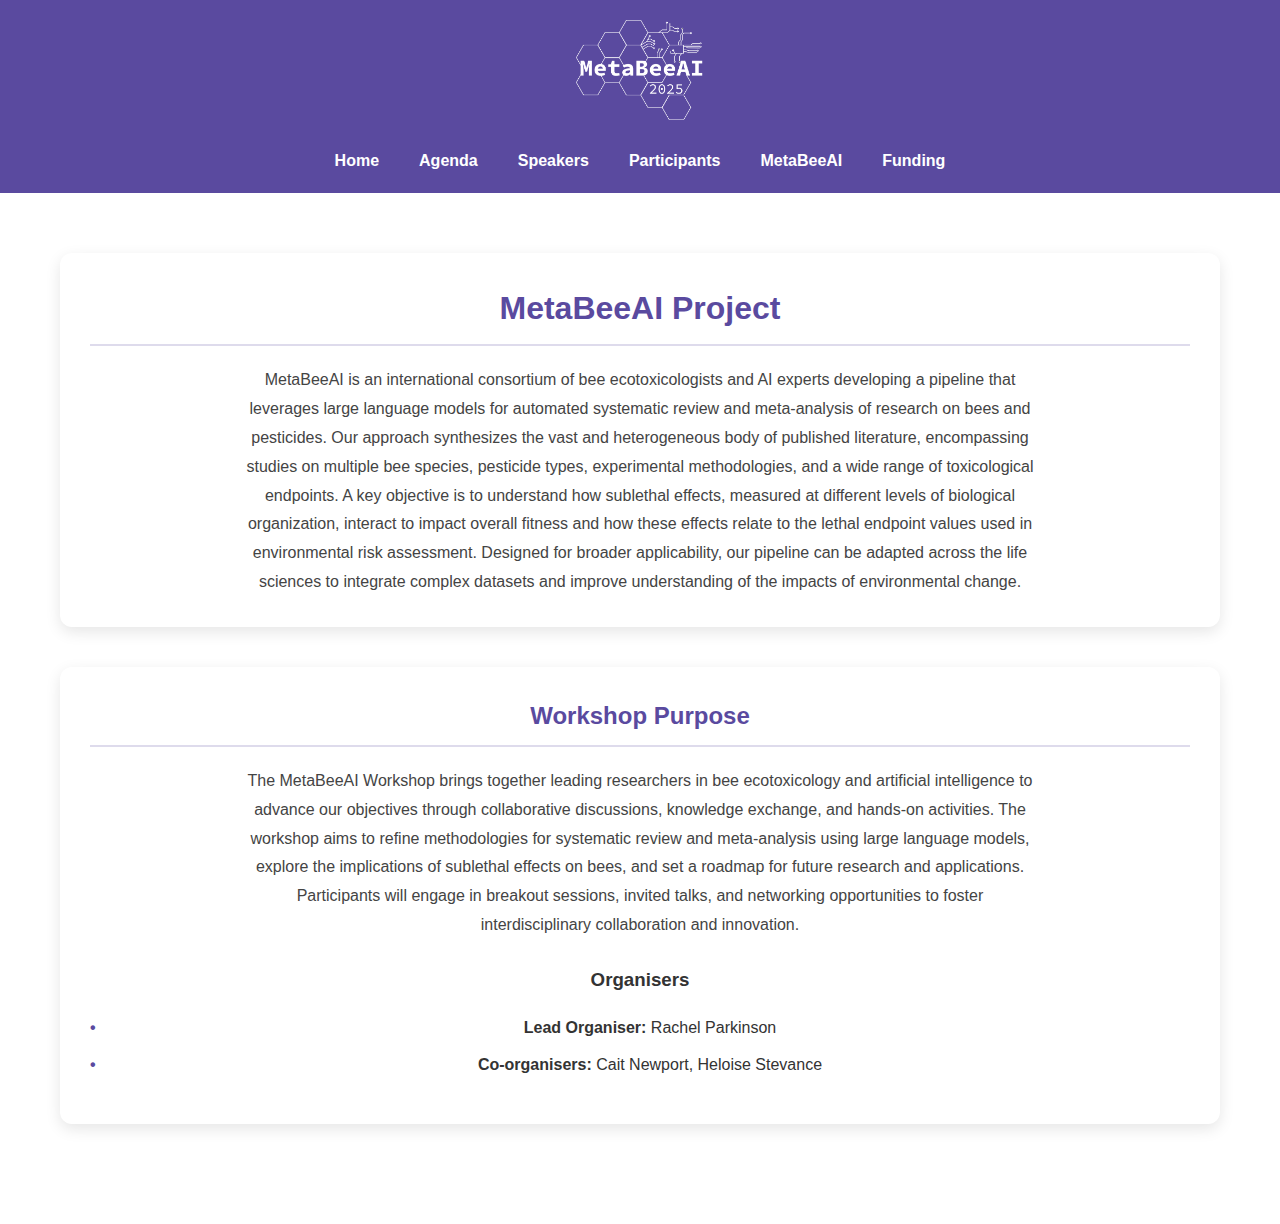
<file: index.html>
<!DOCTYPE html>
<html lang="en-GB">
<head>
    <meta charset="UTF-8">
    <meta name="viewport" content="width=device-width, initial-scale=1.0">
    <title>MetaBeeAI Workshop | Home</title>
    <link href="css/styles.css" rel="stylesheet">
    <style>
        .home-container {
            max-width: 1200px;
            margin: 0 auto;
            padding: 20px;
        }
        
        .content-section {
            background-color: #fff;
            border-radius: 12px;
            box-shadow: 0 5px 15px rgba(0,0,0,0.1);
            padding: 30px;
            margin-bottom: 40px;
        }
        
        .content-section h1, .content-section h2 {
            color: #5a4a9f;
            margin-top: 0;
            padding-bottom: 10px;
            border-bottom: 2px solid rgba(90, 74, 159, 0.2);
        }
        
        .content-section h3 {
            color: #333;
            margin-top: 25px;
        }
        
        .content-section p {
            line-height: 1.8;
            color: #444;
        }
        
        .organizers-list {
            list-style-type: none;
            padding: 0;
            margin-top: 20px;
        }
        
        .organizers-list li {
            margin-bottom: 12px;
            padding-left: 20px;
            position: relative;
        }
        
        .organizers-list li:before {
            content: "•";
            color: #5a4a9f;
            font-weight: bold;
            position: absolute;
            left: 0;
        }
        
        @media screen and (max-width: 768px) {
            .content-section {
                padding: 20px;
            }
        }
    </style>
</head>
<body>

<header>
    <img src="images/MetaBeeAI_logo.png" alt="MetaBeeAI Logo" class="logo">
    <nav>
        <div class="hamburger-menu">
            <span class="menu-text">MENU</span>
            <div class="bar-container">
                <div class="bar"></div>
                <div class="bar"></div>
                <div class="bar"></div>
            </div>
        </div>
        <ul class="nav-menu">
            <li><a href="index.html">Home</a></li>
            <li><a href="agenda.html">Agenda</a></li>
            <li><a href="speakers.html">Speakers</a></li>
            <li><a href="participants.html">Participants</a></li>
            <li><a href="metabeeai.html">MetaBeeAI</a></li>
            <li><a href="funding.html">Funding</a></li>
        </ul>
    </nav>
</header>

<main>
    <div class="home-container">
        <div class="content-section">
            <h1>MetaBeeAI Project</h1>
            <p>MetaBeeAI is an international consortium of bee ecotoxicologists and AI experts developing a pipeline that leverages large language models for automated systematic review and meta-analysis of research on bees and pesticides. Our approach synthesizes the vast and heterogeneous body of published literature, encompassing studies on multiple bee species, pesticide types, experimental methodologies, and a wide range of toxicological endpoints. A key objective is to understand how sublethal effects, measured at different levels of biological organization, interact to impact overall fitness and how these effects relate to the lethal endpoint values used in environmental risk assessment. Designed for broader applicability, our pipeline can be adapted across the life sciences to integrate complex datasets and improve understanding of the impacts of environmental change.</p>
        </div>

        <div class="content-section">
            <h2>Workshop Purpose</h2>
            <p>The MetaBeeAI Workshop brings together leading researchers in bee ecotoxicology and artificial intelligence to advance our objectives through collaborative discussions, knowledge exchange, and hands-on activities. The workshop aims to refine methodologies for systematic review and meta-analysis using large language models, explore the implications of sublethal effects on bees, and set a roadmap for future research and applications. Participants will engage in breakout sessions, invited talks, and networking opportunities to foster interdisciplinary collaboration and innovation.</p>

            <h3>Organisers</h3>
            <ul class="organizers-list">
                <li><strong>Lead Organiser:</strong> Rachel Parkinson</li>
                <li><strong>Co-organisers:</strong> Cait Newport, Heloise Stevance</li>
            </ul>
        </div>
    </div>
</main>

<script src="js/script.js"></script>
</body>
</html>
</file>
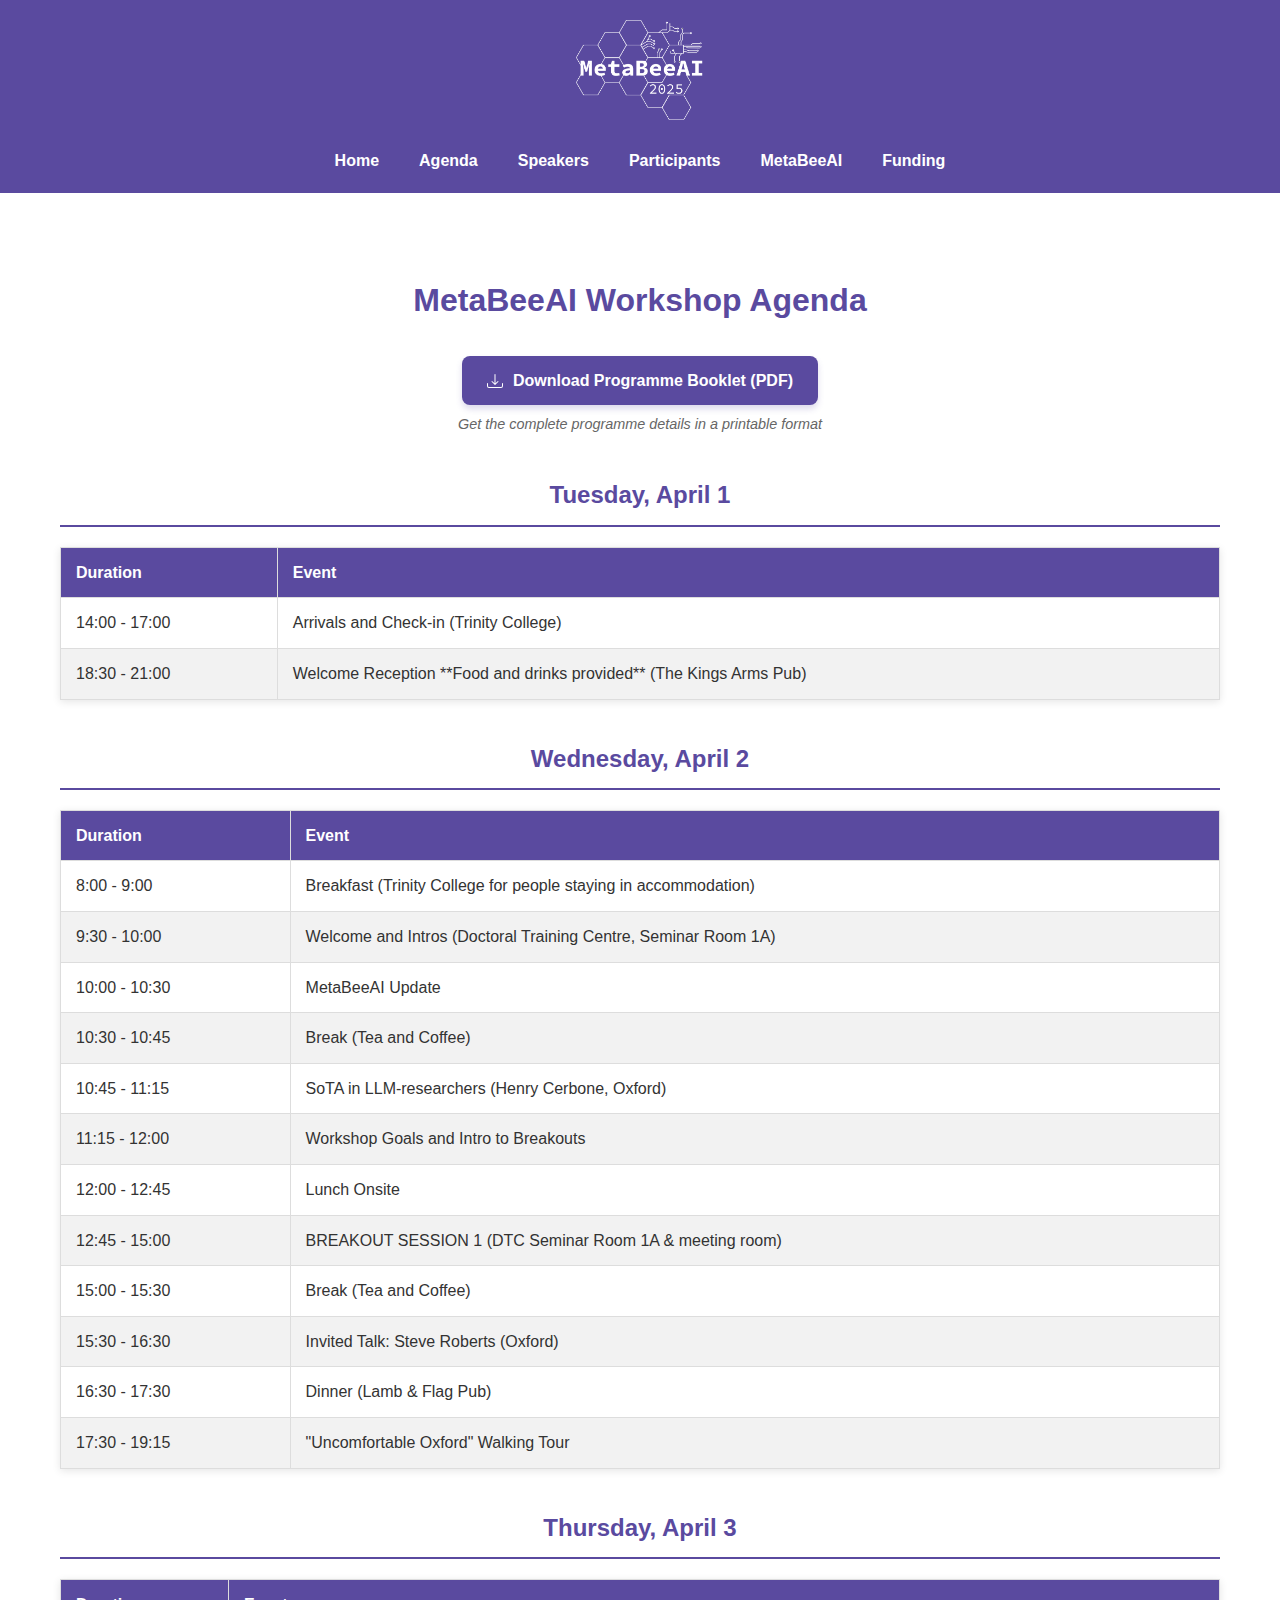
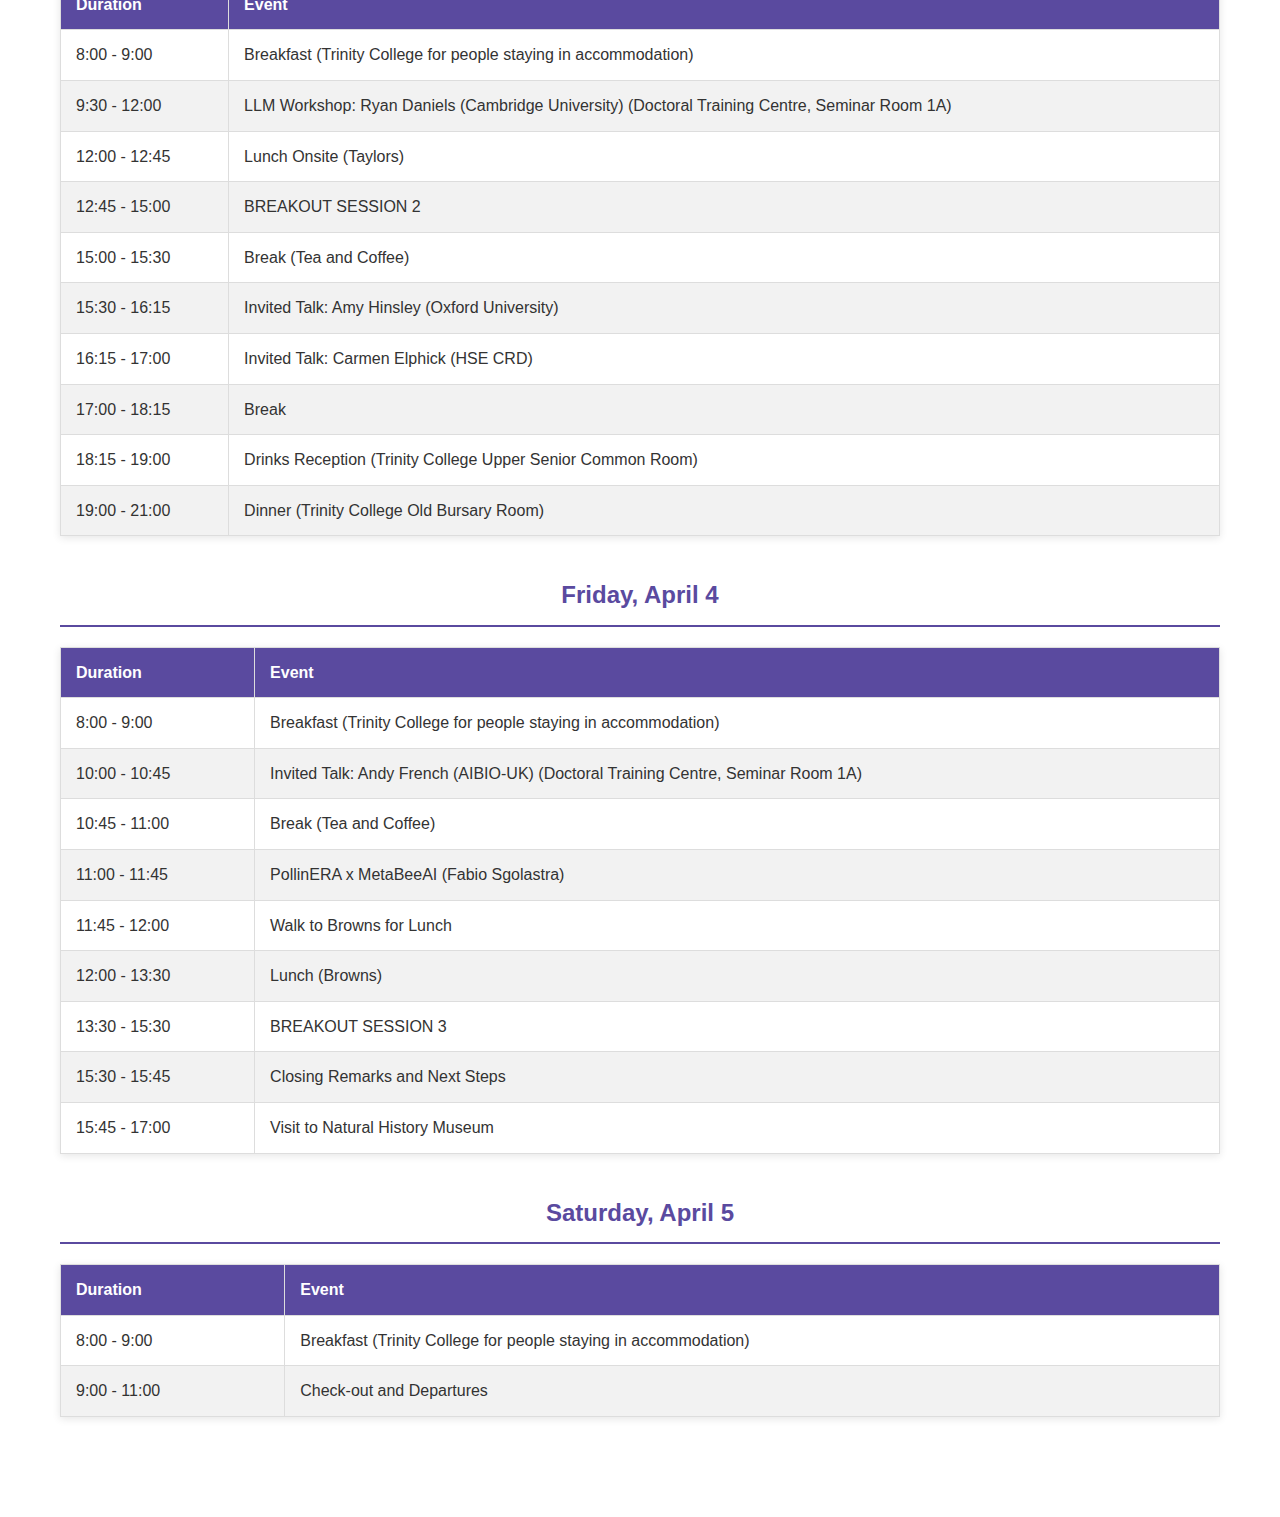
<file: agenda.html>
<!DOCTYPE html>
<html lang="en-GB">
<head>
    <meta charset="UTF-8">
    <meta name="viewport" content="width=device-width, initial-scale=1.0">
    <title>Agenda | MetaBeeAI Workshop</title>
    <link href="css/styles.css" rel="stylesheet">
    <style>
        .agenda-container {
            max-width: 1200px;
            margin: 0 auto;
            padding: 20px;
        }
        
        table {
            width: 100%;
            border-collapse: collapse;
            margin-bottom: 40px;
            box-shadow: 0 2px 8px rgba(0,0,0,0.1);
        }

        th, td {
            border: 1px solid #ddd;
            padding: 12px 15px;
            text-align: left;
        }

        th {
            background-color: #5a4a9f;
            color: white;
            font-weight: bold;
        }
        
        tr:nth-child(even) {
            background-color: #f2f2f2;
        }
        
        tr:hover {
            background-color: rgba(90, 74, 159, 0.1);
        }

        h2 {
            color: #5a4a9f;
            margin-top: 40px;
            padding-bottom: 10px;
            border-bottom: 2px solid #5a4a9f;
        }

        /* Responsive table adjustments */
        @media (max-width: 768px) {
            table {
                font-size: 0.9rem;
            }
            
            th, td {
                padding: 8px 10px;
            }
        }
        
        @media (max-width: 480px) {
            table, thead, tbody, th, td, tr {
                display: block;
            }
            
            thead tr {
                position: absolute;
                top: -9999px;
                left: -9999px;
            }

            tr {
                margin-bottom: 15px;
                border: 1px solid #ddd;
            }
            
            td {
                border: none;
                border-bottom: 1px solid #ddd;
                position: relative;
                padding-left: 50%;
                text-align: right;
            }

            td:before {
                position: absolute;
                top: 12px;
                left: 12px;
                width: 45%;
                padding-right: 10px;
                white-space: nowrap;
                content: attr(data-label);
                font-weight: bold;
                text-align: left;
            }
            
            td:first-of-type:before {
                content: "Time";
            }
            
            td:last-of-type:before {
                content: "Event";
            }
        }

        /* Download button styles */
        .download-section {
            margin: 30px 0;
            text-align: center;
        }
        
        .download-button {
            display: inline-flex;
            align-items: center;
            background-color: #5a4a9f;
            color: white;
            padding: 12px 25px;
            border-radius: 8px;
            text-decoration: none;
            font-weight: bold;
            transition: all 0.3s ease;
            box-shadow: 0 4px 6px rgba(90, 74, 159, 0.2);
        }
        
        .download-button:hover {
            background-color: #4a3a8f;
            transform: translateY(-2px);
            box-shadow: 0 6px 8px rgba(90, 74, 159, 0.3);
        }
        
        .download-icon {
            margin-right: 10px;
        }
        
        .download-note {
            margin-top: 8px;
            color: #666;
            font-size: 0.9rem;
            font-style: italic;
        }
        
        @media (max-width: 480px) {
            .download-button {
                padding: 10px 20px;
                font-size: 0.9rem;
            }
        }
    </style>
</head>
<body>

<header>
    <a href="index.html">
        <img src="images/MetaBeeAI_logo.png" alt="MetaBeeAI Logo" class="logo">
    </a>
    <nav>
        <div class="hamburger-menu">
            <span class="menu-text">MENU</span>
            <div class="bar-container">
                <div class="bar"></div>
                <div class="bar"></div>
                <div class="bar"></div>
            </div>
        </div>
        <ul class="nav-menu">
            <li><a href="index.html">Home</a></li>
            <li><a href="agenda.html">Agenda</a></li>
            <li><a href="speakers.html">Speakers</a></li>
            <li><a href="participants.html">Participants</a></li>
            <li><a href="metabeeai.html">MetaBeeAI</a></li>
            <li><a href="funding.html">Funding</a></li>
        </ul>
    </nav>
</header>

<main>
    <div class="agenda-container">
        <h1>MetaBeeAI Workshop Agenda</h1>

        <div class="download-section">
            <a href="docs/MetaBeeAI_programme_book.pdf" class="download-button" download>
                <svg xmlns="http://www.w3.org/2000/svg" width="16" height="16" fill="currentColor" viewBox="0 0 16 16" class="download-icon">
                    <path d="M.5 9.9a.5.5 0 0 1 .5.5v2.5a1 1 0 0 0 1 1h12a1 1 0 0 0 1-1v-2.5a.5.5 0 0 1 1 0v2.5a2 2 0 0 1-2 2H2a2 2 0 0 1-2-2v-2.5a.5.5 0 0 1 .5-.5z"/>
                    <path d="M7.646 11.854a.5.5 0 0 0 .708 0l3-3a.5.5 0 0 0-.708-.708L8.5 10.293V1.5a.5.5 0 0 0-1 0v8.793L5.354 8.146a.5.5 0 1 0-.708.708l3 3z"/>
                </svg>
                Download Programme Booklet (PDF)
            </a>
            <p class="download-note">Get the complete programme details in a printable format</p>
        </div>

        <h2>Tuesday, April 1</h2>
        <table>
            <thead>
                <tr>
                    <th>Duration</th>
                    <th>Event</th>
                </tr>
            </thead>
            <tbody>
                <tr><td data-label="Duration">14:00 - 17:00</td><td data-label="Event">Arrivals and Check-in (Trinity College)</td></tr>
                <tr><td data-label="Duration">18:30 - 21:00</td><td data-label="Event">Welcome Reception **Food and drinks provided** (The Kings Arms Pub)</td></tr>
            </tbody>
        </table>

        <h2>Wednesday, April 2</h2>
        <table>
            <thead>
                <tr>
                    <th>Duration</th>
                    <th>Event</th>
                </tr>
            </thead>
            <tbody>
                <tr><td data-label="Duration">8:00 - 9:00</td><td data-label="Event">Breakfast (Trinity College for people staying in accommodation)</td></tr>
                <tr><td data-label="Duration">9:30 - 10:00</td><td data-label="Event">Welcome and Intros (Doctoral Training Centre, Seminar Room 1A)</td></tr>
                <tr><td data-label="Duration">10:00 - 10:30</td><td data-label="Event">MetaBeeAI Update</td></tr>
                <tr><td data-label="Duration">10:30 - 10:45</td><td data-label="Event">Break (Tea and Coffee)</td></tr>
                <tr><td data-label="Duration">10:45 - 11:15</td><td data-label="Event">SoTA in LLM-researchers (Henry Cerbone, Oxford)</td></tr>
                <tr><td data-label="Duration">11:15 - 12:00</td><td data-label="Event">Workshop Goals and Intro to Breakouts</td></tr>
                <tr><td data-label="Duration">12:00 - 12:45</td><td data-label="Event">Lunch Onsite</td></tr>
                <tr><td data-label="Duration">12:45 - 15:00</td><td data-label="Event">BREAKOUT SESSION 1 (DTC Seminar Room 1A & meeting room)</td></tr>
                <tr><td data-label="Duration">15:00 - 15:30</td><td data-label="Event">Break (Tea and Coffee)</td></tr>
                <tr><td data-label="Duration">15:30 - 16:30</td><td data-label="Event">Invited Talk: Steve Roberts (Oxford)</td></tr>
                <tr><td data-label="Duration">16:30 - 17:30</td><td data-label="Event">Dinner (Lamb & Flag Pub)</td></tr>
                <tr><td data-label="Duration">17:30 - 19:15</td><td data-label="Event">"Uncomfortable Oxford" Walking Tour</td></tr>
            </tbody>
        </table>

        <h2>Thursday, April 3</h2>
        <table>
            <thead>
                <tr>
                    <th>Duration</th>
                    <th>Event</th>
                </tr>
            </thead>
            <tbody>
                <tr><td data-label="Duration">8:00 - 9:00</td><td data-label="Event">Breakfast (Trinity College for people staying in accommodation)</td></tr>
                <tr><td data-label="Duration">9:30 - 12:00</td><td data-label="Event">LLM Workshop: Ryan Daniels (Cambridge University) (Doctoral Training Centre, Seminar Room 1A)</td></tr>
                <tr><td data-label="Duration">12:00 - 12:45</td><td data-label="Event">Lunch Onsite (Taylors)</td></tr>
                <tr><td data-label="Duration">12:45 - 15:00</td><td data-label="Event">BREAKOUT SESSION 2</td></tr>
                <tr><td data-label="Duration">15:00 - 15:30</td><td data-label="Event">Break (Tea and Coffee)</td></tr>
                <tr><td data-label="Duration">15:30 - 16:15</td><td data-label="Event">Invited Talk: Amy Hinsley (Oxford University)</td></tr>
                <tr><td data-label="Duration">16:15 - 17:00</td><td data-label="Event">Invited Talk: Carmen Elphick (HSE CRD)</td></tr>
                <tr><td data-label="Duration">17:00 - 18:15</td><td data-label="Event">Break</td></tr>
                <tr><td data-label="Duration">18:15 - 19:00</td><td data-label="Event">Drinks Reception (Trinity College Upper Senior Common Room)</td></tr>
                <tr><td data-label="Duration">19:00 - 21:00</td><td data-label="Event">Dinner (Trinity College Old Bursary Room)</td></tr>
            </tbody>
        </table>

        <h2>Friday, April 4</h2>
        <table>
            <thead>
                <tr>
                    <th>Duration</th>
                    <th>Event</th>
                </tr>
            </thead>
            <tbody>
                <tr><td data-label="Duration">8:00 - 9:00</td><td data-label="Event">Breakfast (Trinity College for people staying in accommodation)</td></tr>
                <tr><td data-label="Duration">10:00 - 10:45</td><td data-label="Event">Invited Talk: Andy French (AIBIO-UK) (Doctoral Training Centre, Seminar Room 1A)</td></tr>
                <tr><td data-label="Duration">10:45 - 11:00</td><td data-label="Event">Break (Tea and Coffee)</td></tr>
                <tr><td data-label="Duration">11:00 - 11:45</td><td data-label="Event">PollinERA x MetaBeeAI (Fabio Sgolastra)</td></tr>
                <tr><td data-label="Duration">11:45 - 12:00</td><td data-label="Event">Walk to Browns for Lunch</td></tr>
                <tr><td data-label="Duration">12:00 - 13:30</td><td data-label="Event">Lunch (Browns)</td></tr>
                <tr><td data-label="Duration">13:30 - 15:30</td><td data-label="Event">BREAKOUT SESSION 3</td></tr>
                <tr><td data-label="Duration">15:30 - 15:45</td><td data-label="Event">Closing Remarks and Next Steps</td></tr>
                <tr><td data-label="Duration">15:45 - 17:00</td><td data-label="Event">Visit to Natural History Museum</td></tr>
            </tbody>
        </table>

        <h2>Saturday, April 5</h2>
        <table>
            <thead>
                <tr>
                    <th>Duration</th>
                    <th>Event</th>
                </tr>
            </thead>
            <tbody>
                <tr><td data-label="Duration">8:00 - 9:00</td><td data-label="Event">Breakfast (Trinity College for people staying in accommodation)</td></tr>
                <tr><td data-label="Duration">9:00 - 11:00</td><td data-label="Event">Check-out and Departures</td></tr>
            </tbody>
        </table>
    </div>
</main>

<script src="js/script.js"></script>
</body>
</html>
</file>
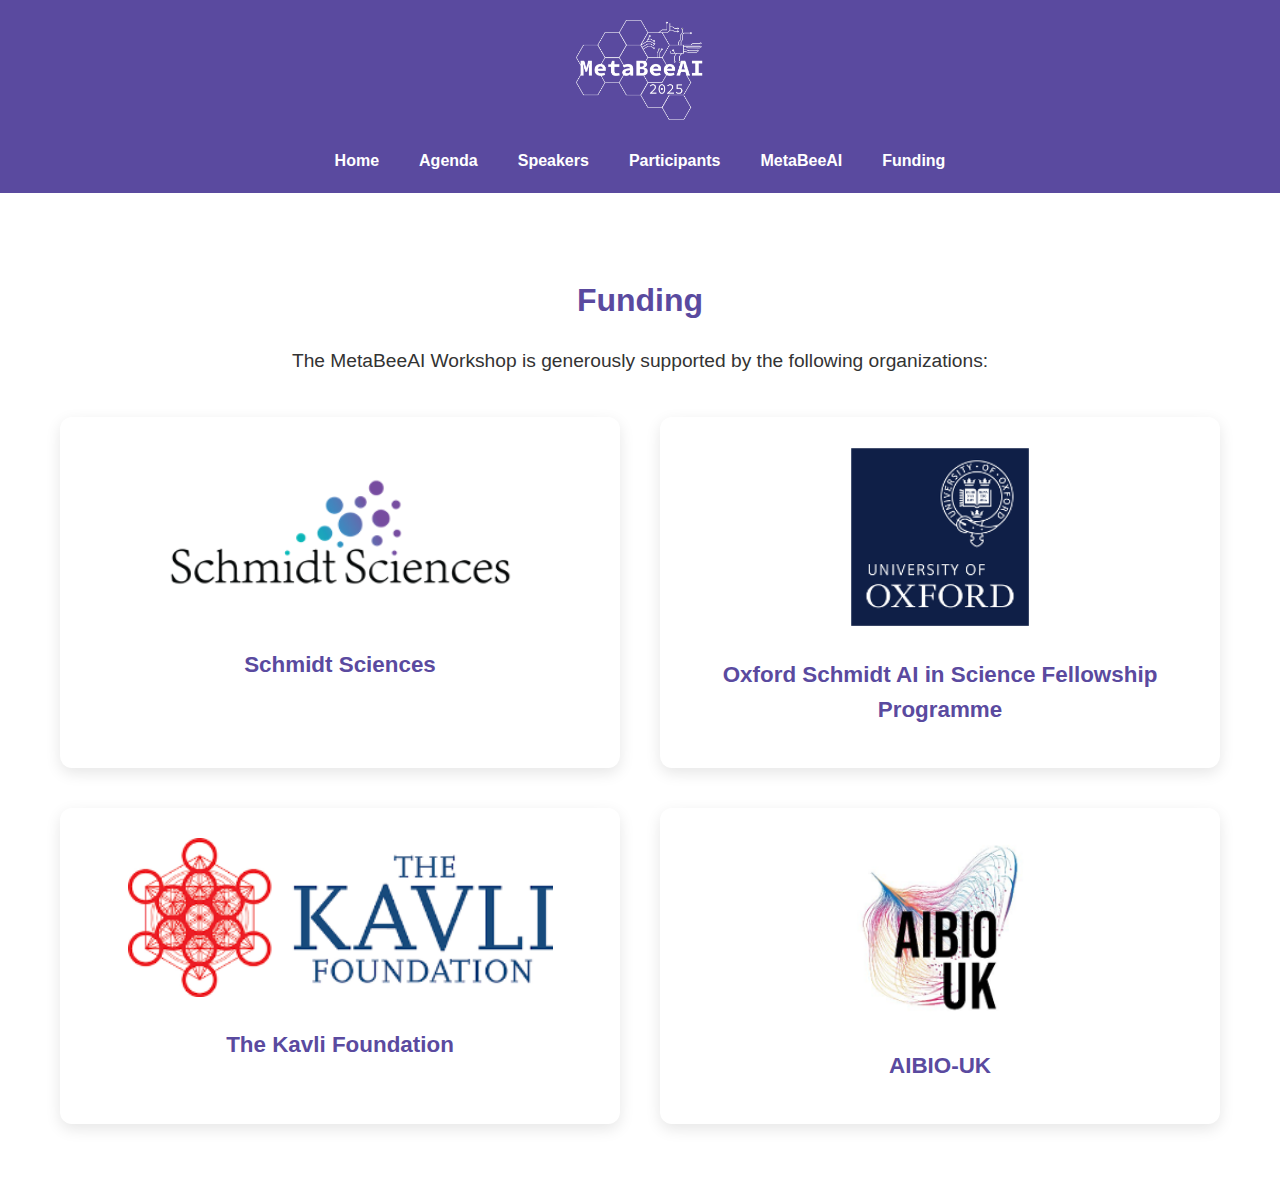
<file: funding.html>
<!DOCTYPE html>
<html lang="en-GB">
<head>
    <meta charset="UTF-8">
    <meta name="viewport" content="width=device-width, initial-scale=1.0">
    <title>Funding | MetaBeeAI Workshop</title>
    <link href="css/styles.css" rel="stylesheet">
    <style>
        .funding-container {
            max-width: 1200px;
            margin: 0 auto;
            padding: 20px;
        }
        
        .sponsors-grid {
            display: grid;
            grid-template-columns: repeat(2, 1fr);
            gap: 40px;
            margin-top: 40px;
        }
        
        .sponsor-card {
            display: flex;
            flex-direction: column;
            align-items: center;
            background-color: #fff;
            border-radius: 12px;
            overflow: hidden;
            box-shadow: 0 5px 15px rgba(0,0,0,0.1);
            padding: 30px;
            transition: transform 0.3s ease;
        }
        
        .sponsor-card:hover {
            transform: translateY(-5px);
        }
        
        .sponsor-logo {
            width: 85%;
            max-height: 180px;
            object-fit: contain;
            margin-bottom: 20px;
        }
        
        .sponsor-name {
            font-size: 1.4rem;
            color: #5a4a9f;
            margin: 10px 0;
            text-align: center;
        }
        
        .intro-text {
            text-align: center;
            margin-bottom: 40px;
            font-size: 1.2rem;
            line-height: 1.6;
            max-width: 800px;
            margin-left: auto;
            margin-right: auto;
        }
        
        /* Responsive adjustments */
        @media screen and (max-width: 900px) {
            .sponsors-grid {
                grid-template-columns: 1fr;
                gap: 30px;
            }
        }
        
        @media screen and (max-width: 480px) {
            .sponsor-card {
                padding: 20px;
            }
            
            .sponsor-name {
                font-size: 1.2rem;
            }
            
            .intro-text {
                font-size: 1rem;
            }
        }
    </style>
</head>
<body>

<header>
    <img src="images/MetaBeeAI_logo.png" alt="MetaBeeAI Logo" class="logo">
    <nav>
        <div class="hamburger-menu">
            <div class="bar"></div>
            <div class="bar"></div>
            <div class="bar"></div>
        </div>
        <ul class="nav-menu">
            <li><a href="index.html">Home</a></li>
            <li><a href="agenda.html">Agenda</a></li>
            <li><a href="speakers.html">Speakers</a></li>
            <li><a href="participants.html">Participants</a></li>
            <li><a href="metabeeai.html">MetaBeeAI</a></li>
            <li><a href="funding.html">Funding</a></li>
        </ul>
    </nav>
</header>

<main>
    <div class="funding-container">
        <h1>Funding</h1>
        
        <p class="intro-text">The MetaBeeAI Workshop is generously supported by the following organizations:</p>
        
        <div class="sponsors-grid">
            <div class="sponsor-card">
                <img src="images/schmidt_sciences.png" alt="Schmidt Sciences Logo" class="sponsor-logo">
                <h3 class="sponsor-name">Schmidt Sciences</h3>
            </div>
            
            <div class="sponsor-card">
                <img src="images/oxford.png" alt="Oxford Schmidt AI in Science Fellowship Programme Logo" class="sponsor-logo">
                <h3 class="sponsor-name">Oxford Schmidt AI in Science Fellowship Programme</h3>
            </div>
            
            <div class="sponsor-card">
                <img src="images/kavli.png" alt="The Kavli Foundation Logo" class="sponsor-logo">
                <h3 class="sponsor-name">The Kavli Foundation</h3>
            </div>
            
            <div class="sponsor-card">
                <img src="images/aibio.png" alt="AIBIO-UK Logo" class="sponsor-logo">
                <h3 class="sponsor-name">AIBIO-UK</h3>
            </div>
        </div>
    </div>
</main>

<script src="js/script.js"></script>
</body>
</html>
</file>
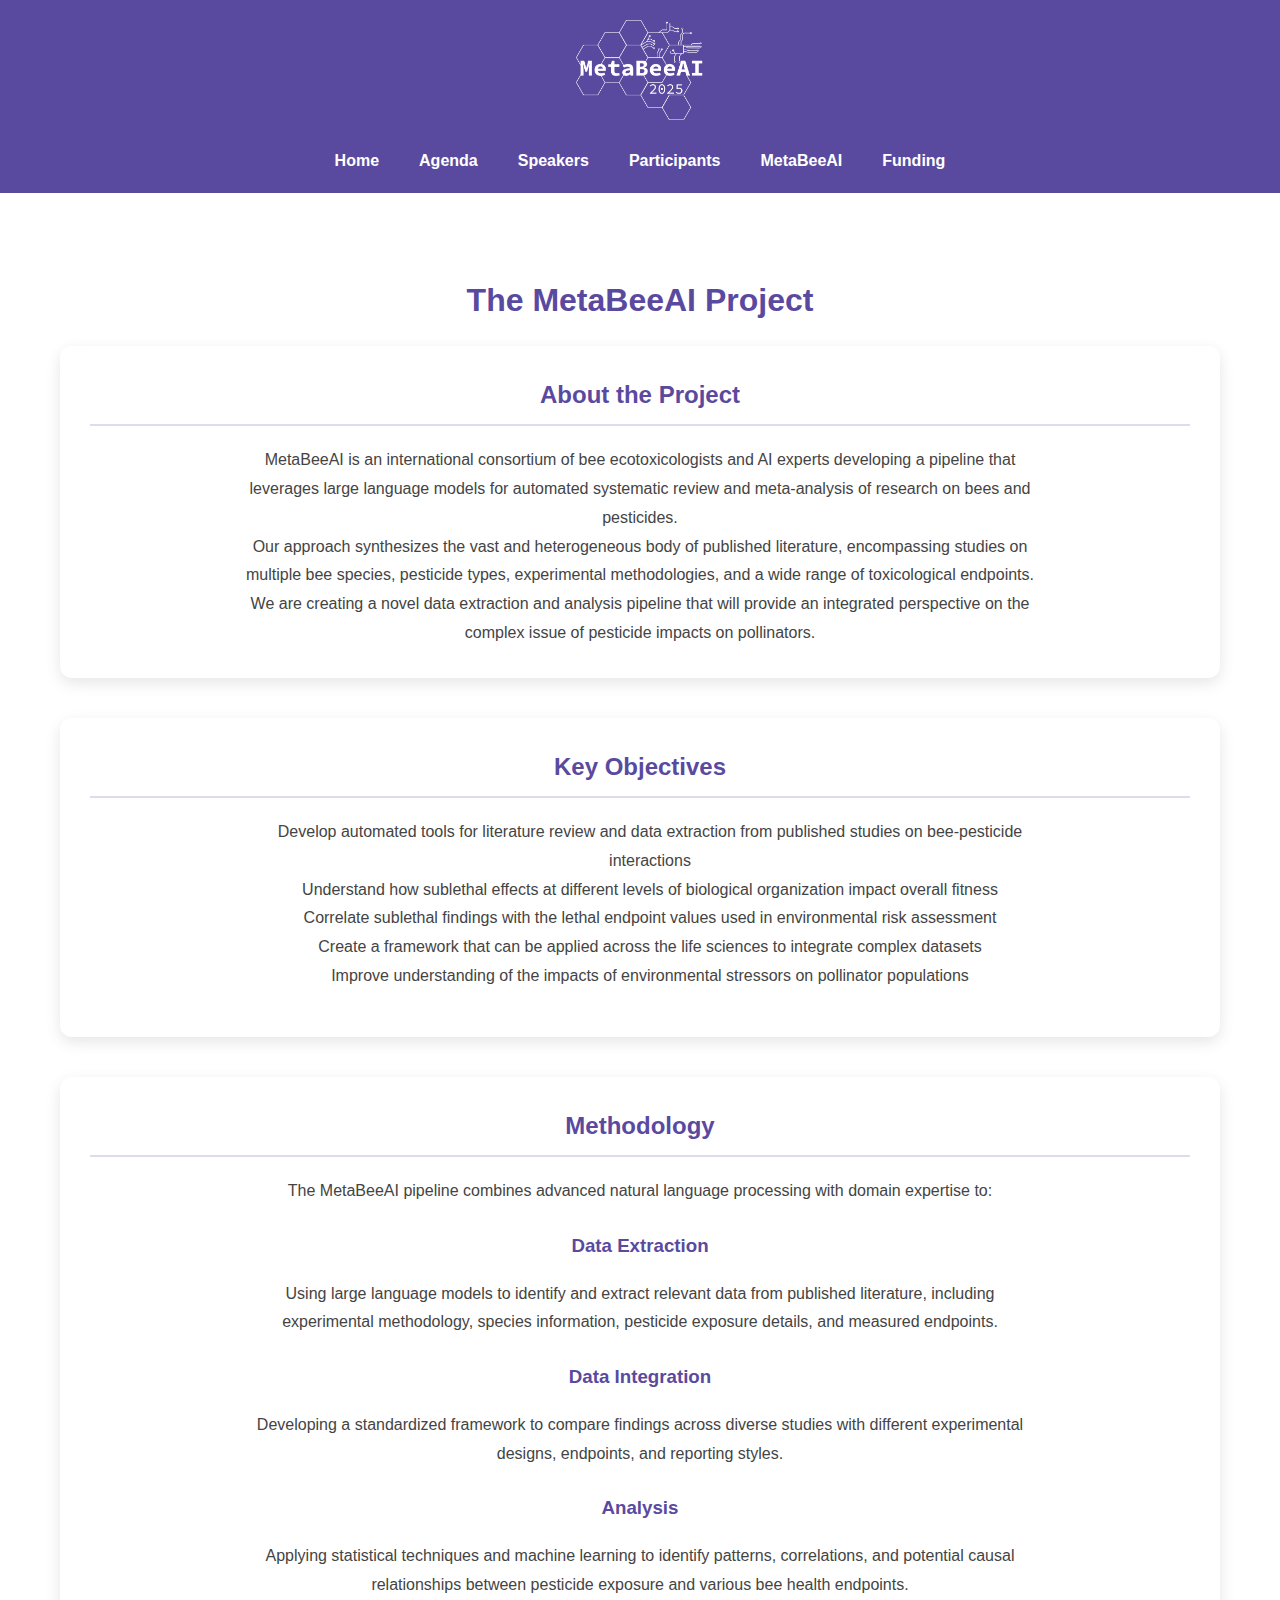
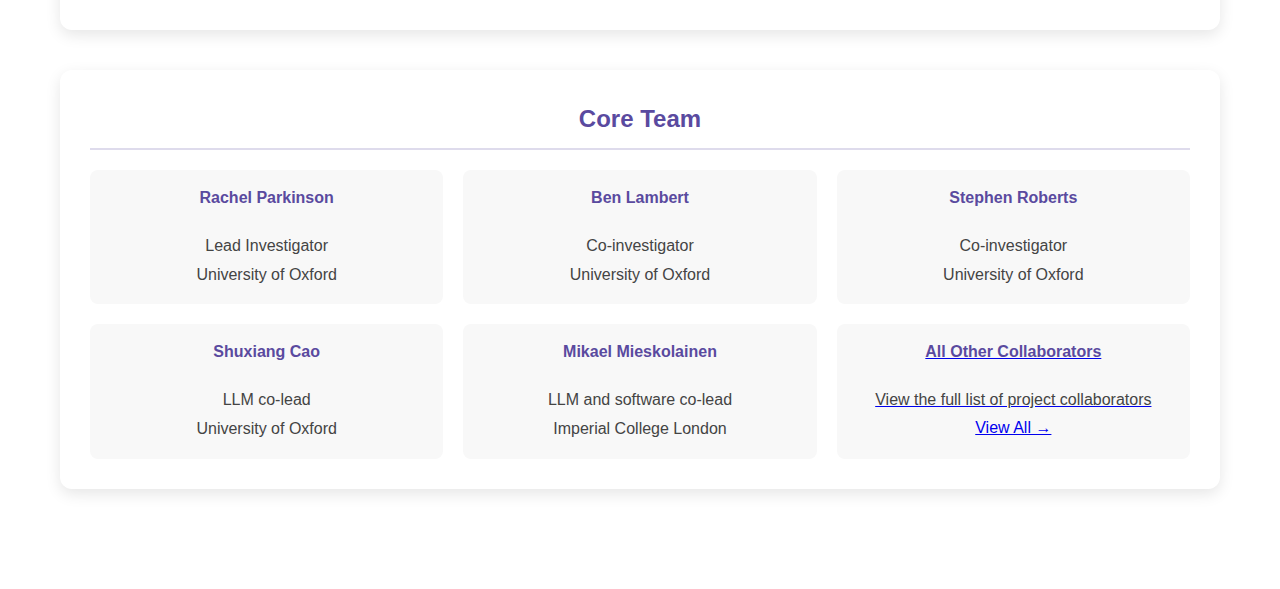
<file: metabeeai.html>
<!DOCTYPE html>
<html lang="en-GB">
<head>
    <meta charset="UTF-8">
    <meta name="viewport" content="width=device-width, initial-scale=1.0">
    <title>MetaBeeAI | Project</title>
    <link href="css/styles.css" rel="stylesheet">
    <style>
        .project-container {
            max-width: 1200px;
            margin: 0 auto;
            padding: 20px;
        }
        
        .project-section {
            background-color: #fff;
            border-radius: 12px;
            box-shadow: 0 5px 15px rgba(0,0,0,0.1);
            padding: 30px;
            margin-bottom: 40px;
        }
        
        .project-section h2 {
            color: #5a4a9f;
            margin-top: 0;
            padding-bottom: 10px;
            border-bottom: 2px solid rgba(90, 74, 159, 0.2);
        }
        
        .project-section h3 {
            color: #5a4a9f;
            margin-top: 25px;
        }
        
        .project-section p {
            line-height: 1.8;
            color: #444;
        }
        
        .objectives-list {
            padding-left: 20px;
        }
        
        .objectives-list li {
            margin-bottom: 15px;
            position: relative;
        }
        
        .team-grid {
            display: grid;
            grid-template-columns: repeat(3, 1fr);
            gap: 20px;
            margin-top: 20px;
        }
        
        .team-member {
            background-color: #f8f8f8;
            border-radius: 8px;
            padding: 15px;
        }
        
        .team-member h4 {
            color: #5a4a9f;
            margin-top: 0;
        }
        
        @media screen and (max-width: 900px) {
            .team-grid {
                grid-template-columns: repeat(2, 1fr);
            }
        }
        
        @media screen and (max-width: 600px) {
            .team-grid {
                grid-template-columns: 1fr;
            }
            
            .project-section {
                padding: 20px;
            }
        }
    </style>
</head>
<body>

<header>
    <img src="images/MetaBeeAI_logo.png" alt="MetaBeeAI Logo" class="logo">
    <nav>
        <div class="hamburger-menu">
            <span class="menu-text">MENU</span>
            <div class="bar-container">
                <div class="bar"></div>
                <div class="bar"></div>
                <div class="bar"></div>
            </div>
        </div>
        <ul class="nav-menu">
            <li><a href="index.html">Home</a></li>
            <li><a href="agenda.html">Agenda</a></li>
            <li><a href="speakers.html">Speakers</a></li>
            <li><a href="participants.html">Participants</a></li>
            <li><a href="metabeeai.html">MetaBeeAI</a></li>
            <li><a href="funding.html">Funding</a></li>
        </ul>
    </nav>
</header>

<main>
    <div class="project-container">
        <h1>The MetaBeeAI Project</h1>
        
        <div class="project-section">
            <h2>About the Project</h2>
            <p>MetaBeeAI is an international consortium of bee ecotoxicologists and AI experts developing a pipeline that leverages large language models for automated systematic review and meta-analysis of research on bees and pesticides.</p>
            
            <p>Our approach synthesizes the vast and heterogeneous body of published literature, encompassing studies on multiple bee species, pesticide types, experimental methodologies, and a wide range of toxicological endpoints. We are creating a novel data extraction and analysis pipeline that will provide an integrated perspective on the complex issue of pesticide impacts on pollinators.</p>
        </div>
        
        <div class="project-section">
            <h2>Key Objectives</h2>
            <ul class="objectives-list">
                <p>Develop automated tools for literature review and data extraction from published studies on bee-pesticide interactions</p>
                <p>Understand how sublethal effects at different levels of biological organization impact overall fitness</p>
                <p>Correlate sublethal findings with the lethal endpoint values used in environmental risk assessment</p>
                <p>Create a framework that can be applied across the life sciences to integrate complex datasets</p>
                <p>Improve understanding of the impacts of environmental stressors on pollinator populations</p>
            </ul>
        </div>
        
        <div class="project-section">
            <h2>Methodology</h2>
            <p>The MetaBeeAI pipeline combines advanced natural language processing with domain expertise to:</p>
            
            <h3>Data Extraction</h3>
            <p>Using large language models to identify and extract relevant data from published literature, including experimental methodology, species information, pesticide exposure details, and measured endpoints.</p>
            
            <h3>Data Integration</h3>
            <p>Developing a standardized framework to compare findings across diverse studies with different experimental designs, endpoints, and reporting styles.</p>
            
            <h3>Analysis</h3>
            <p>Applying statistical techniques and machine learning to identify patterns, correlations, and potential causal relationships between pesticide exposure and various bee health endpoints.</p>
        </div>
        
        <div class="project-section">
            <h2>Core Team</h2>
            <div class="team-grid">
                <div class="team-member">
                    <h4>Rachel Parkinson</h4>
                    <p>Lead Investigator</p>
                    <p>University of Oxford</p>
                </div>
                <div class="team-member">
                    <h4>Ben Lambert</h4>
                    <p>Co-investigator</p>
                    <p>University of Oxford</p>
                </div>
                <div class="team-member">
                    <h4>Stephen Roberts</h4>
                    <p>Co-investigator</p>
                    <p>University of Oxford</p>
                </div>
                <div class="team-member">
                    <h4>Shuxiang Cao</h4>
                    <p>LLM co-lead</p>
                    <p>University of Oxford</p>
                </div>
                <div class="team-member">
                    <h4>Mikael Mieskolainen</h4>
                    <p>LLM and software co-lead</p>
                    <p>Imperial College London</p>
                </div>
                
                <!-- New collaborators link -->
                <div class="team-member collaborators-link">
                    <a href="participants.html">
                        <h4>All Other Collaborators</h4>
                        <p>View the full list of project collaborators</p>
                        <div class="view-more">View All →</div>
                    </a>
                </div>
            </div>
        </div>
    </div>
</main>

<script src="js/script.js"></script>
</body>
</html>
</file>
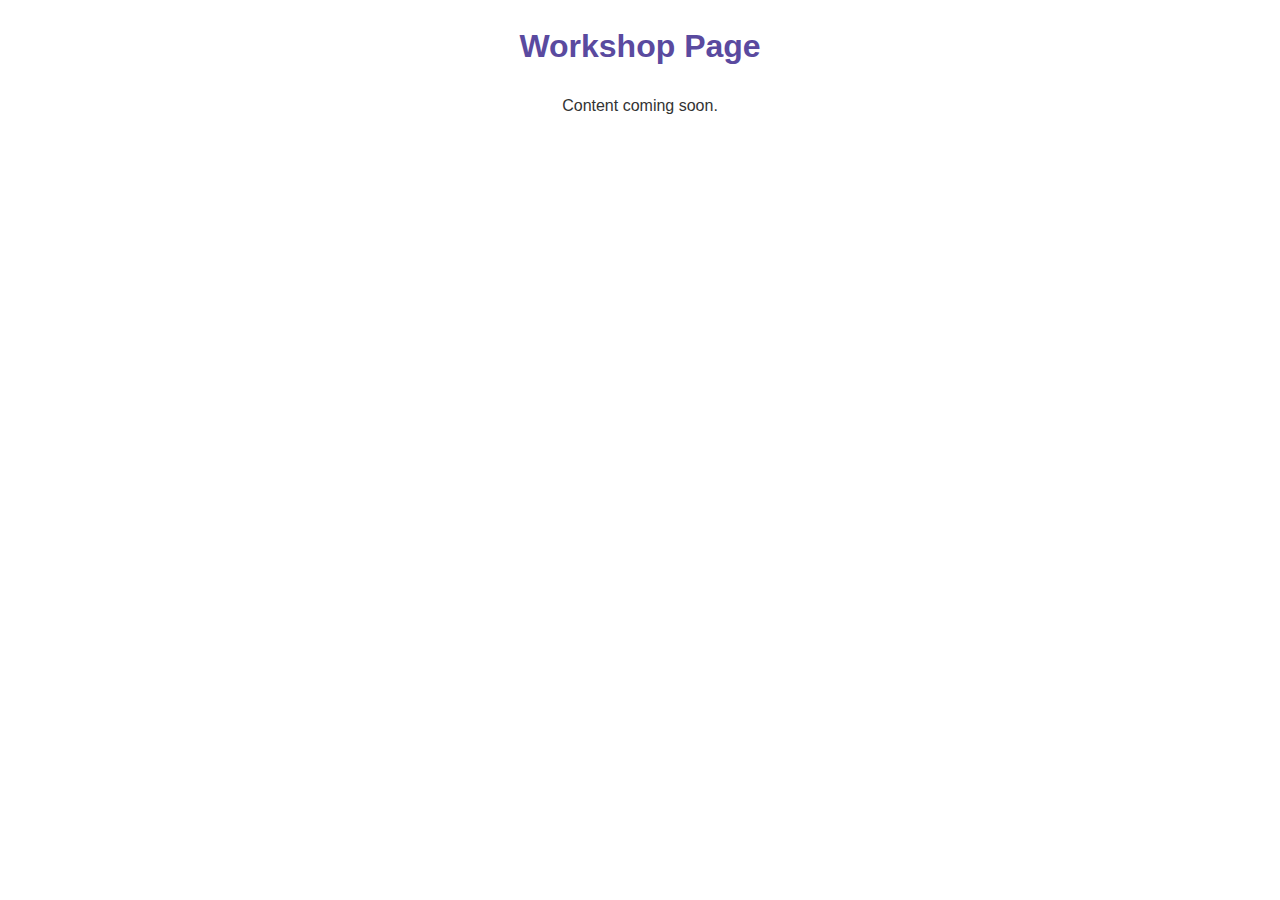
<file: workshop.html>
<!DOCTYPE html>
<html lang='en-GB'>
<head>
<title>Workshop | MetaBeeAI Workshop</title>
<link rel='stylesheet' href='css/styles.css'>
<meta charset='UTF-8'>
<meta name='viewport' content='width=device-width, initial-scale=1.0'>
</head>
<body>
<h1>Workshop Page</h1>
<p>Content coming soon.</p>
</body>
</html>
</file>
<file: css/styles.css>
/* Base styles */
body {
    font-family: Arial, sans-serif;
    text-align: center;
    margin: 0;
    padding: 0;
    background-color: #ffffff;
    color: #333;
    line-height: 1.6;
}

header {
    padding: 20px;
    background-color: #5a4a9f;
    position: relative;
}

.logo {
    width: 300px;
    margin-bottom: 20px;
    max-height: 100px;
    object-fit: contain;
}

/* Navigation styles */
nav {
    position: relative;
}

nav ul.nav-menu {
    list-style: none;
    padding: 0;
    margin: 0;
    display: flex;
    justify-content: center;
    gap: 20px;
}

nav ul.nav-menu li {
    display: inline;
}

nav ul.nav-menu li a {
    text-decoration: none;
    color: #ffffff;
    font-weight: bold;
    padding: 5px 10px;
    transition: all 0.3s ease;
}

nav ul.nav-menu li a:hover {
    color: #f5f5f5;
    text-decoration: underline;
}

/* Main content styles */
main {
    padding: 40px;
    max-width: 1200px;
    margin: 0 auto;
}

h1 {
    margin-bottom: 20px;
    color: #5a4a9f;
}

p {
    max-width: 800px;
    margin: 0 auto;
}

/* Hamburger menu improvements */
.hamburger-menu {
    display: none;
    cursor: pointer;
    align-items: center;
    background-color: rgba(255, 255, 255, 0.15);
    padding: 8px 12px;
    border-radius: 6px;
    border: 1px solid rgba(255, 255, 255, 0.3);
    position: absolute;
    bottom: 20px;
    right: 20px;
    z-index: 1000;
}

.hamburger-menu .menu-text {
    margin-right: 8px;
    font-weight: bold;
    color: white;
    font-size: 0.9rem;
}

.hamburger-menu .bar {
    width: 25px;
    height: 3px;
    margin: 4px 0;
    background-color: white;
    display: block;
    transition: 0.3s;
}

/* Responsive styles */
@media screen and (max-width: 768px) {
    /* Display hamburger menu on mobile */
    .hamburger-menu {
        display: flex;
    }
    
    /* Hide navigation menu by default on mobile */
    nav ul.nav-menu {
        position: absolute;
        flex-direction: column;
        background-color: #5a4a9f;
        width: 100%;
        left: 0;
        top: 100%;
        gap: 0;
        max-height: 0;
        overflow: hidden;
        transition: max-height 0.5s ease;
        z-index: 99;
    }
    
    /* Show menu when active class is added via JavaScript */
    nav ul.nav-menu.active {
        max-height: 300px;
    }
    
    nav ul.nav-menu li {
        text-align: center;
        padding: 10px;
    }
    
    /* Adjust logo size for mobile but still larger than before */
    .logo {
        width: 220px;
    }
    
    /* Adjust main content padding for mobile */
    main {
        padding: 20px;
    }
}

@media screen and (max-width: 480px) {
    /* Further adjustments for very small screens */
    h1 {
        font-size: 1.5rem;
    }
    
    .logo {
        width: 180px;
    }
    
    main {
        padding: 15px;
    }
}
</file>
